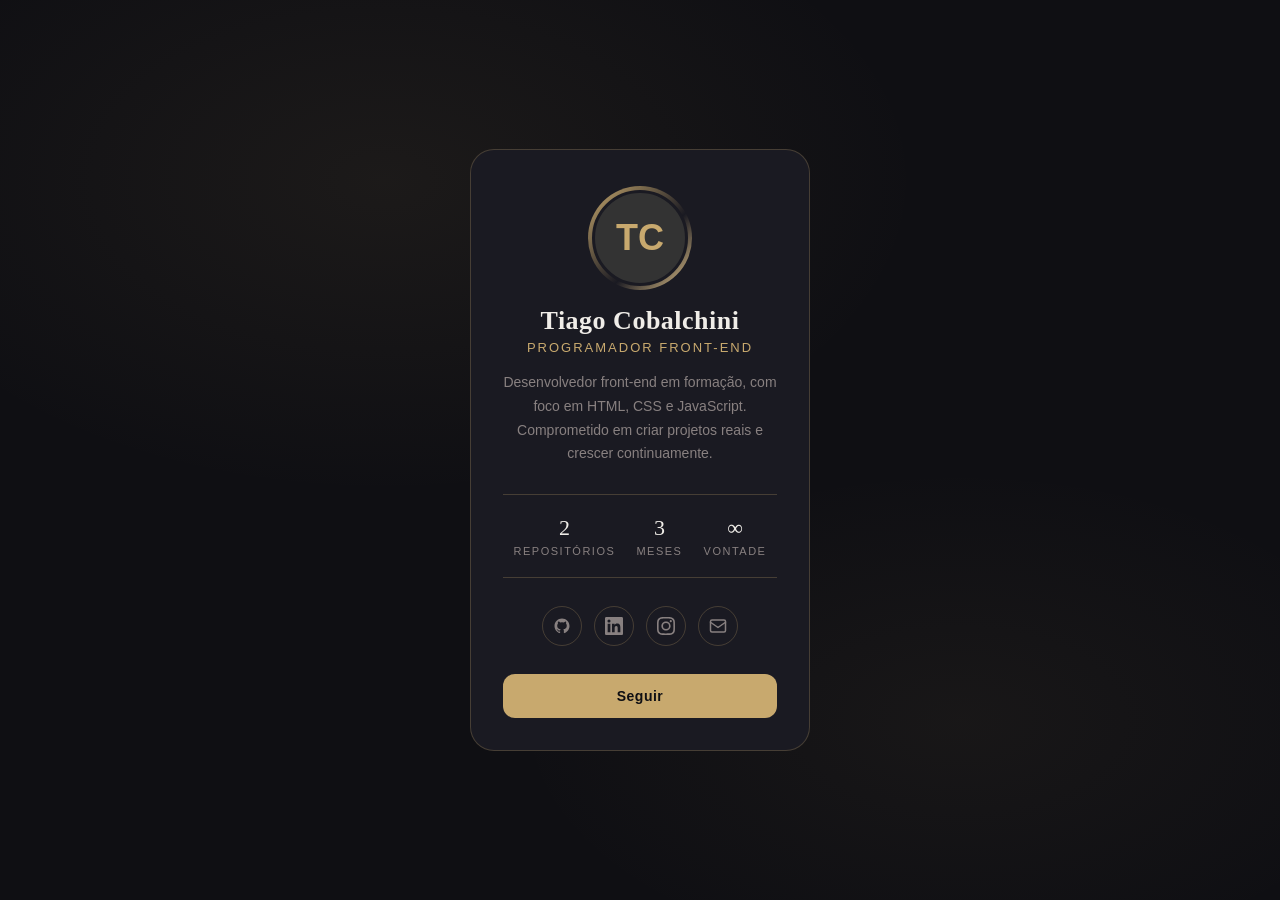
<file: index.html>
<!DOCTYPE html>
<html lang="en">
<head>
    <meta charset="UTF-8">
    <meta name="viewport" content="width=device-width, initial-scale=1.0">
    <link rel="stylesheet" href="style.css">
    <title>Cartão de Visita</title>
</head>
<body>
    <div class="card">

        <!-- AVATAR -->
        <div class="avatar-wrap">
            <div class="avatar">TC</div>
        </div>

        <!-- NOME E FUNÇÃO -->
        <h1 class="name">Tiago Cobalchini</h1>
        <p class="role">Programador Front-End</p>

        <!-- BIOGRAFIA -->
        <p class="bio">
            Desenvolvedor front-end em formação, com foco em HTML, CSS e JavaScript. Comprometido em criar projetos reais e crescer continuamente.
        </p>

        <!-- ESTATÍSTICAS -->
        <div class="stats">
            <div class="stat-item">
                <span class="stat-number">2</span>
                <span class="stat-label">Repositórios</span>
            </div>
            <div class="stat-item">
                <span class="stat-number">3</span>
                <span class="stat-label">Meses</span>
            </div>
            <div class="stat-item">
                <span class="stat-number">∞</span>
                <span class="stat-label">Vontade</span>
            </div>    
        </div>

        <!-- LINKS SOCIAIS -->
        <div class="socials">

        <!-- GitHub -->
         <a class="social-btn" href="https://github.com/kfedsr" target="_blank" rel="noopener noreferrer" title="GitHub">
            <svg width="18" height="18" viewBox="0 0 24 24" fill="currentColor">
                <path d="M12 2C6.477 2 2 6.477 2 12c0 4.418 2.865 8.166 6.839 9.489.5.092.682-.217.682-.483 0-.237-.009-.868-.013-1.703-2.782.605-3.369-1.342-3.369-1.342-.454-1.155-1.11-1.463-1.11-1.463-.908-.62.069-.608.069-.608 1.003.07 1.532 1.032 1.532 1.032.891 1.529 2.341 1.087 2.91.831.091-.646.349-1.086.635-1.337-2.22-.253-4.555-1.11-4.555-4.943 0-1.091.39-1.984 1.029-2.682-.103-.253-.446-1.27.098-2.646 0 0 .84-.269 2.75 1.025A9.578 9.578 0 0112 6.836a9.59 9.59 0 012.504.337c1.909-1.294 2.748-1.025 2.748-1.025.546 1.376.202 2.393.1 2.646.64.698 1.028 1.591 1.028 2.682 0 3.841-2.337 4.687-4.565 4.935.359.309.678.919.678 1.852 0 1.336-.012 2.415-.012 2.743 0 .268.18.579.688.481C19.138 20.163 22 16.418 22 12c0-5.523-4.477-10-10-10z"></path>
            </svg>
         </a>

         <!-- LinkedIn -->
          <a class="social-btn" href="https://www.linkedin.com/in/tiago-cobalchini-890726404/" target="_blank" rel="noopener noreferrer" title="LinkedIn">
            <svg width="18" height="18" viewBox="0 0 24 24" fill="currentColor">
                <path d="M20.447 20.452h-3.554v-5.569c0-1.328-.027-3.037-1.852-3.037-1.853 0-2.136 1.445-2.136 2.939v5.667H9.351V9h3.414v1.561h.046c.477-.9 1.637-1.85 3.37-1.85 3.601 0 4.267 2.37 4.267 5.455v6.286zM5.337 7.433a2.062 2.062 0 01-2.063-2.065 2.064 2.064 0 112.063 2.065zm1.782 13.019H3.555V9h3.564v11.452zM22.225 0H1.771C.792 0 0 .774 0 1.729v20.542C0 23.227.792 24 1.771 24h20.451C23.2 24 24 23.227 24 22.271V1.729C24 .774 23.2 0 22.222 0h.003z"></path>
            </svg>
          </a>

        <!-- Instagram -->
         <a class="social-btn" href="https://www.instagram.com/kfe._.dsr/" target="_blank" rel="noopener noreferrer" title="Instagram">
            <svg width="18" height="18" viewBox="0 0 24 24" fill="currentColor">
                <path d="M7.0301.084c-1.2768.0602-2.1487.264-2.911.5634-.7888.3075-1.4575.72-2.1228 1.3877-.6652.6677-1.075 1.3368-1.3802 2.127-.2954.7638-.4956 1.6365-.552 2.914-.0564 1.2775-.0689 1.6882-.0626 4.947.0062 3.2586.0206 3.6671.0825 4.9473.061 1.2765.264 2.1482.5635 2.9107.308.7889.72 1.4573 1.388 2.1228.6679.6655 1.3365 1.0743 2.1285 1.38.7632.295 1.6361.4961 2.9134.552 1.2773.056 1.6884.069 4.9462.0627 3.2578-.0062 3.668-.0207 4.9478-.0814 1.28-.0607 2.147-.2652 2.9098-.5633.7889-.3086 1.4578-.72 2.1228-1.3881.665-.6682 1.0745-1.3378 1.3795-2.1284.2957-.7632.4966-1.636.552-2.9124.056-1.2809.0692-1.6898.063-4.948-.0063-3.2583-.021-3.6668-.0817-4.9465-.0607-1.2797-.264-2.1487-.5633-2.9117-.3084-.7889-.72-1.4568-1.3876-2.1228C21.2982 1.33 20.628.9208 19.8378.6165 19.074.321 18.2017.1197 16.9244.0645 15.6471.0093 15.236-.005 11.977.0014 8.718.0076 8.31.0215 7.0301.0839m.1402 21.6932c-1.17-.0509-1.8053-.2453-2.2287-.408-.5606-.216-.96-.4771-1.3819-.895-.422-.4178-.6811-.8186-.9-1.378-.1644-.4234-.3624-1.058-.4171-2.228-.0595-1.2645-.072-1.6442-.079-4.848-.007-3.2037.0053-3.583.0607-4.848.05-1.169.2456-1.805.408-2.2282.216-.5613.4762-.96.895-1.3816.4188-.4217.8184-.6814 1.3783-.9003.423-.1651 1.0575-.3614 2.227-.4171 1.2655-.06 1.6447-.072 4.848-.079 3.2033-.007 3.5835.005 4.8495.0608 1.169.0508 1.8053.2445 2.228.408.5608.216.96.4754 1.3816.895.4217.4194.6816.8176.9005 1.3787.1653.4217.3617 1.056.4169 2.2263.0602 1.2655.0739 1.645.0796 4.848.0058 3.203-.0055 3.5834-.061 4.848-.051 1.17-.245 1.8055-.408 2.2294-.216.5604-.4763.96-.8954 1.3814-.419.4215-.8181.6811-1.3783.9-.4224.1649-1.0577.3617-2.2262.4174-1.2656.0595-1.6448.072-4.8493.079-3.2045.007-3.5825-.006-4.848-.0608M16.953 5.5864A1.44 1.44 0 1 0 18.39 4.144a1.44 1.44 0 0 0-1.437 1.4424M5.8385 12.012c.0067 3.4032 2.7706 6.1557 6.173 6.1493 3.4026-.0065 6.157-2.7701 6.1506-6.1733-.0065-3.4032-2.771-6.1565-6.174-6.1498-3.403.0067-6.156 2.771-6.1496 6.1738M8 12.0077a4 4 0 1 1 4.008 3.9921A3.9996 3.9996 0 0 1 8 12.0077"></path>
            </svg>
         </a>

          <!-- Email -->
        <a class="social-btn" href="mailto:tiagocobalchinit@gmail.com?subject=Olá, vi seu portfólio!" target="_blank" rel="noopener noreferrer" title="Email">
            <svg width="18" height="18" viewBox="0 0 24 24" fill="none" stroke="currentColor" stroke-width="2" stroke-linecap="round" stroke-linejoin="round">
            <rect x="2" y="4" width="20" height="16" rx="2"/>
            <path d="M2 7l10 7 10-7"/>
            </svg>
        </a>
         </div>

         <!-- Botão -->
          <button class="btn-follow" type="button">Seguir</button>
    </div>
    
</body>
</html>
</file>
<file: style.css>
/* ── 1. VARIÁVEIS (paleta de cores centralizada) ── */
    :root {
      --bg:        #0f0f13;
      --card:      #1a1a22;
      --accent:    #c8a96e;
      --accent2:   #e8c98e;
      --text:      #f0ede8;
      --muted:     #888080;
      --border:    rgba(200,169,110,.25);
    }

    /* ── 2. RESET BÁSICO ── */
    *, *::before, *::after {
      box-sizing: border-box;
      margin: 0;
      padding: 0;
    }

     /* ── 3. BODY: centraliza o cartão na tela ── */
    body {
      font-family: 'DM Sans', sans-serif;
      background-color: var(--bg);
      min-height: 100vh;
      display: flex;
      align-items: center;
      justify-content: center;
 
      /* textura sutil de fundo */
      background-image:
        radial-gradient(ellipse 60% 50% at 30% 20%, rgba(200,169,110,.07) 0%, transparent 70%),
        radial-gradient(ellipse 50% 40% at 75% 80%, rgba(200,169,110,.05) 0%, transparent 70%);
    }

    /* ── 4. CARTÃO ── */
    .card {
      background: var(--card);
      border: 1px solid var(--border);
      border-radius: 24px;
      width: 340px;
      padding: 40px 32px 32px;
      text-align: center;
 
      /* animação de entrada */
      animation: fadeUp .6s ease both;
    }
 
    @keyframes fadeUp {
      from { opacity: 0; transform: translateY(24px); }
      to   { opacity: 1; transform: translateY(0); }
    }

    /* ── 5. AVATAR ── */
    .avatar-wrap {
      position: relative;
      width: 96px;
      height: 96px;
      margin: 0 auto 20px;
    }

    /* anel decorativo dourado */
    .avatar-wrap::before {
      content: '';
      position: absolute;
      inset: -4px;
      border-radius: 50%;
      background: linear-gradient(135deg, var(--accent), transparent 60%, var(--accent2));
      z-index: 0;
    }

    .avatar {
      position: relative;
      z-index: 1;
      width: 96px;
      height: 96px;
      border-radius: 50%;
      object-fit: cover;
      border: 3px solid var(--card);
 
      /* cor de fundo caso a imagem não carregue */
      background: #333;
 
      /* iniciais como fallback via CSS */
      display: flex;
      align-items: center;
      justify-content: center;
      font-size: 36px;
      font-weight: 700;
      color: var(--accent);
    }

    /* ── 6. NOME E BIO ── */
    .name {
      font-family: 'Playfair Display', serif;
      font-size: 26px;
      color: var(--text);
      letter-spacing: .5px;
      margin-bottom: 4px;
    }
 
    .role {
      font-size: 13px;
      font-weight: 500;
      color: var(--accent);
      text-transform: uppercase;
      letter-spacing: 2px;
      margin-bottom: 16px;
    }
 
    .bio {
      font-size: 14px;
      color: var(--muted);
      line-height: 1.7;
      margin-bottom: 28px;
    }

    /* ── 7. ESTATÍSTICAS ── */
    .stats {
      display: flex;           /* flexbox: coloca os 3 itens em linha */
      justify-content: space-around;
      border-top: 1px solid var(--border);
      border-bottom: 1px solid var(--border);
      padding: 20px 0;
      margin-bottom: 28px;
    }
 
    .stat-item {
      display: flex;
      flex-direction: column;  /* empilha número e label verticalmente */
      align-items: center;
      gap: 4px;
    }
 
    .stat-number {
      font-family: 'Playfair Display', serif;
      font-size: 22px;
      color: var(--text);
    }
 
    .stat-label {
      font-size: 11px;
      color: var(--muted);
      text-transform: uppercase;
      letter-spacing: 1.5px;
    }

    /* ── 8. LINKS SOCIAIS ── */
    .socials {
      display: flex;
      justify-content: center;
      gap: 12px;
      margin-bottom: 28px;
    }
 
    .social-btn {
      width: 40px;
      height: 40px;
      border-radius: 50%;
      border: 1px solid var(--border);
      background: transparent;
      display: flex;
      align-items: center;
      justify-content: center;
      cursor: pointer;
      transition: background .2s, border-color .2s, transform .2s;
      color: var(--muted);
      text-decoration: none;
      font-size: 16px;
    }
 
    /* hover: muda cor e sobe levemente */
    .social-btn:hover {
      background: rgba(200,169,110,.12);
      border-color: var(--accent);
      color: var(--accent);
      transform: translateY(-3px);
    }

    /* ── 9. BOTÃO PRINCIPAL ── */
    .btn-follow {
      width: 100%;
      padding: 14px;
      background: var(--accent);
      color: #0f0f13;
      border: none;
      border-radius: 12px;
      font-family: 'DM Sans', sans-serif;
      font-size: 14px;
      font-weight: 700;
      letter-spacing: .5px;
      cursor: pointer;
      transition: background .2s, transform .15s;
    }
 
    .btn-follow:hover {
      background: var(--accent2);
      transform: scale(1.02);
    }
 
    .btn-follow:active {
      transform: scale(.98);
    }
</file>
